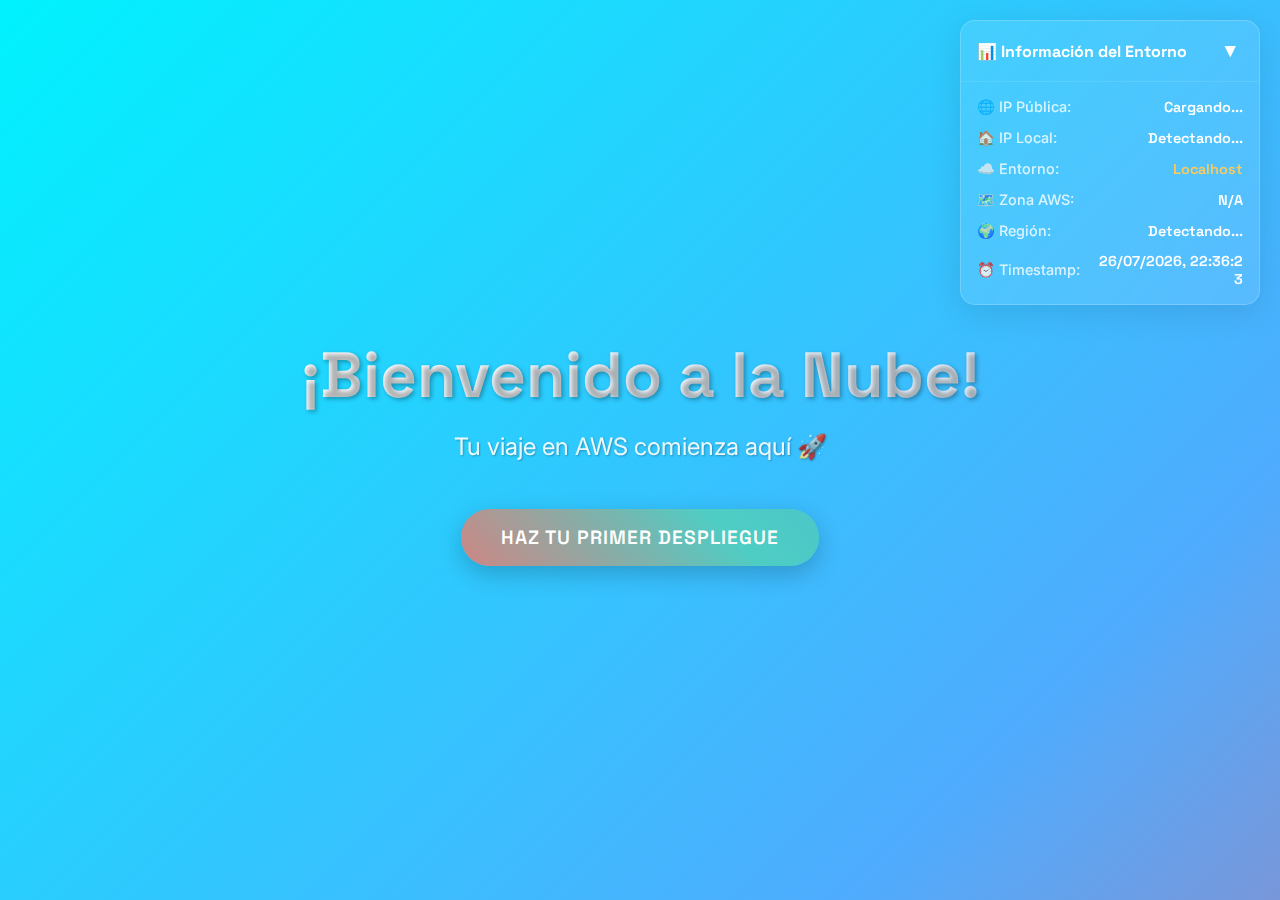
<file: basico/index.html>
<!DOCTYPE html>
<html lang="es">
<head>
    <!-- Configuración básica del documento -->
    <meta charset="UTF-8">
    <meta name="viewport" content="width=device-width, initial-scale=1.0">
    <title>¡Bienvenido a la Nube! - AWS Cloud Practitioner</title>
    
    <!-- Importar fuente moderna de Google Fonts -->
    <link rel="preconnect" href="https://fonts.googleapis.com">
    <link rel="preconnect" href="https://fonts.gstatic.com" crossorigin>
    <link href="https://fonts.googleapis.com/css2?family=Inter:wght@300;400;600;700&family=Space+Grotesk:wght@400;600;700&display=swap" rel="stylesheet">
    
    <!-- Enlace al archivo CSS -->
    <link rel="stylesheet" href="styles.css">
</head>
<body>
    <!-- Contenedor principal de la página -->
    <div class="container">
        <!-- Sección principal con el contenido -->
        <main class="hero-section">
            <!-- Título principal -->
            <h1 class="main-title">¡Bienvenido a la Nube!</h1>
            
            <!-- Subtítulo motivador -->
            <p class="subtitle">Tu viaje en AWS comienza aquí 🚀</p>
            
            <!-- Botón principal con efecto hover -->
            <button class="cta-button" id="deployButton">
                Haz tu primer despliegue
            </button>
        </main>
        
        <!-- Información de metadata del servidor -->
        <div class="metadata-panel" id="metadataPanel">
            <div class="metadata-header">
                <h3>📊 Información del Entorno</h3>
                <button class="toggle-metadata" id="toggleMetadata">▼</button>
            </div>
            <div class="metadata-content" id="metadataContent">
                <div class="metadata-item">
                    <span class="metadata-label">🌐 IP Pública:</span>
                    <span class="metadata-value" id="publicIP">Cargando...</span>
                </div>
                <div class="metadata-item">
                    <span class="metadata-label">🏠 IP Local:</span>
                    <span class="metadata-value" id="localIP">Detectando...</span>
                </div>
                <div class="metadata-item">
                    <span class="metadata-label">☁️ Entorno:</span>
                    <span class="metadata-value" id="environment">Analizando...</span>
                </div>
                <div class="metadata-item">
                    <span class="metadata-label">🗺️ Zona AWS:</span>
                    <span class="metadata-value" id="awsZone">N/A</span>
                </div>
                <div class="metadata-item">
                    <span class="metadata-label">🌍 Región:</span>
                    <span class="metadata-value" id="region">Detectando...</span>
                </div>
                <div class="metadata-item">
                    <span class="metadata-label">⏰ Timestamp:</span>
                    <span class="metadata-value" id="timestamp">--</span>
                </div>
            </div>
        </div>
        
        <!-- Contenedor para las partículas animadas -->
        <div class="particles-container" id="particlesContainer"></div>
        
        <!-- Guía de despliegue (inicialmente oculta) -->
        <div class="deployment-guide" id="deploymentGuide">
            <div class="guide-content">
                <button class="close-guide" id="closeGuide">×</button>
                <div class="guide-header">
                    <h2 id="guideTitle">🚀 Tu Primer Despliegue en AWS</h2>
                    <div class="deployment-status" id="deploymentStatus">
                        <span class="status-indicator" id="statusIndicator">📍</span>
                        <span class="status-text" id="statusText">Detectando entorno...</span>
                    </div>
                </div>
                
                <div class="guide-steps" id="guideSteps">
                    <!-- Los pasos se generarán dinámicamente con JavaScript -->
                </div>
                
                <div class="guide-footer">
                    <button class="guide-button secondary" id="copyCommand">📋 Copiar Comandos</button>
                    <button class="guide-button primary" id="nextStep">Siguiente Paso</button>
                </div>
            </div>
        </div>

        <!-- Mensaje de éxito para cuando ya está en AWS -->
        <div class="success-message" id="successMessage">
            <div class="message-content">
                <h2>🎉 ¡Increíble!</h2>
                <p id="successText">¡Tu aplicación ya está ejecutándose en AWS Cloud!</p>
                <p>Has completado tu primer despliegue exitosamente.</p>
                <div class="aws-badge">
                    <span class="aws-icon">☁️</span>
                    <span>AWS Cloud Practitioner</span>
                </div>
            </div>
        </div>
    </div>
    
    <!-- Enlace al archivo JavaScript -->
    <script src="script.js"></script>
</body>
</html>
</file>
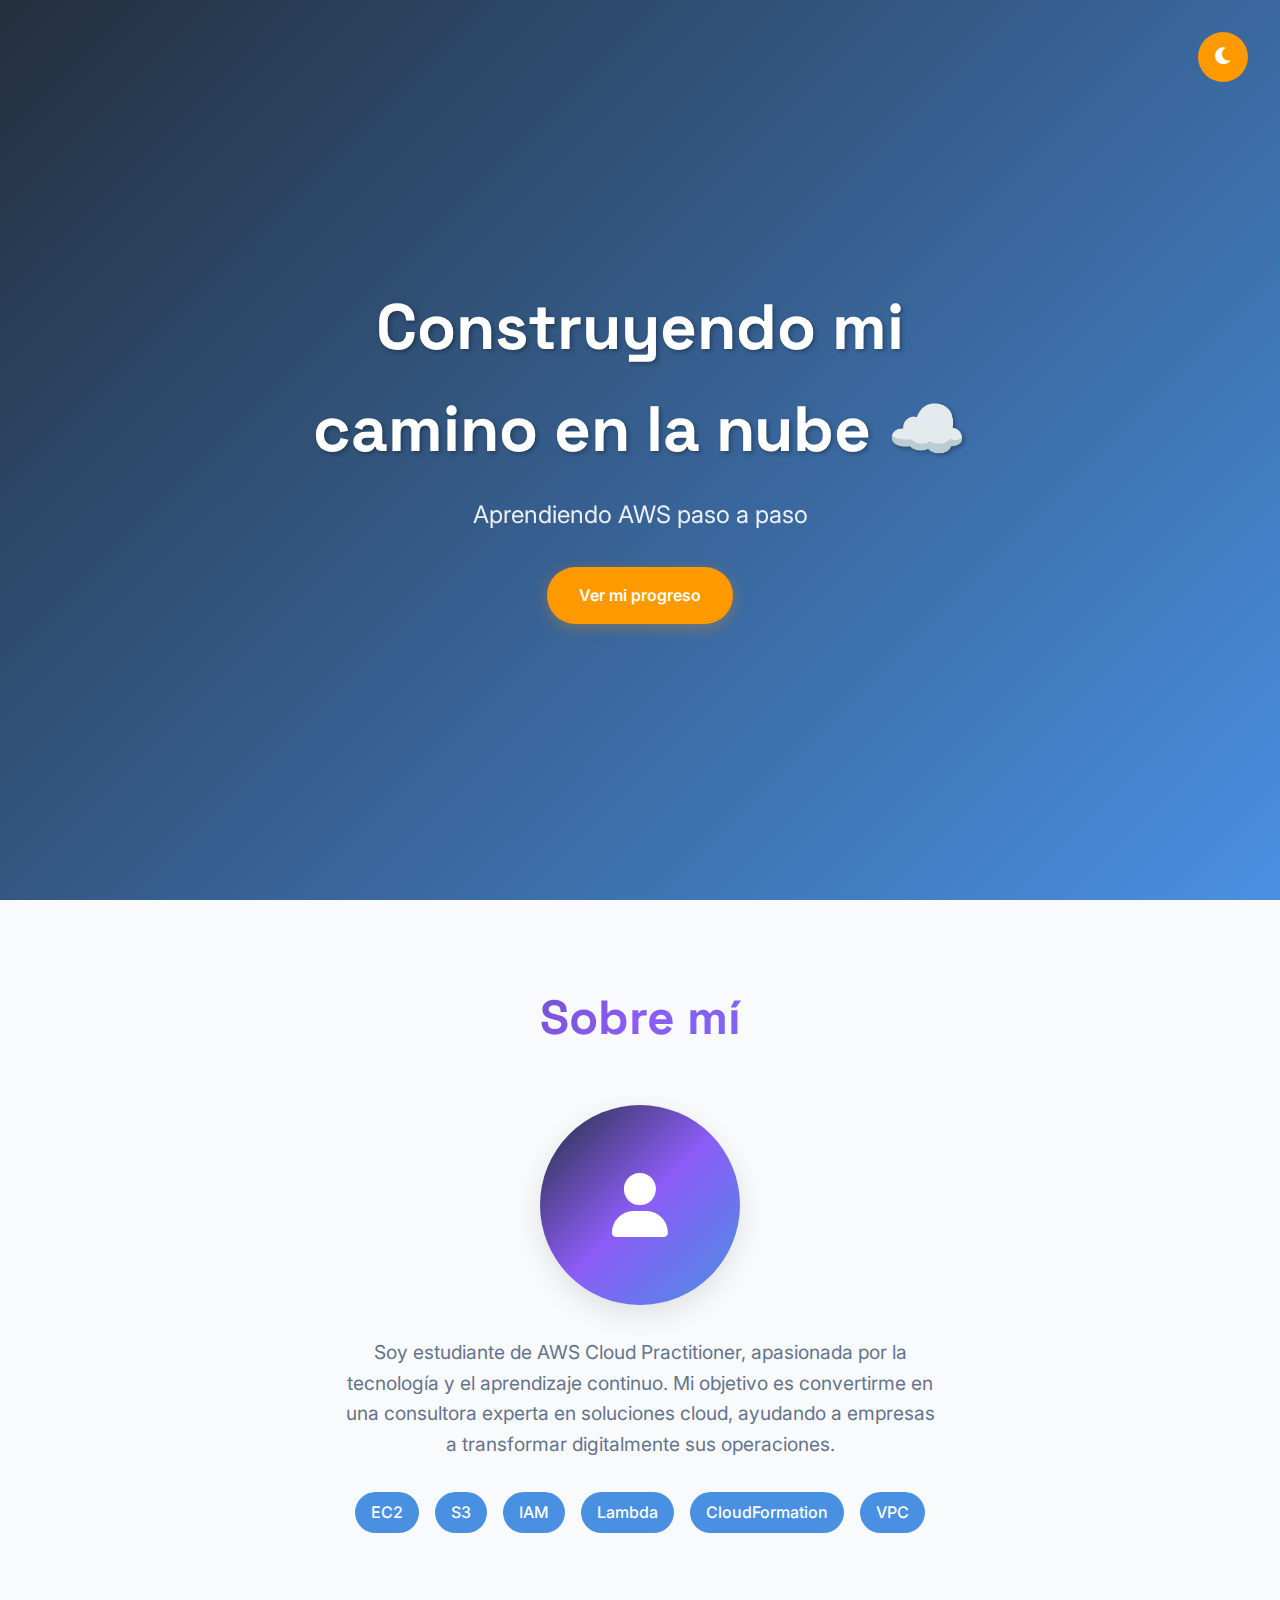
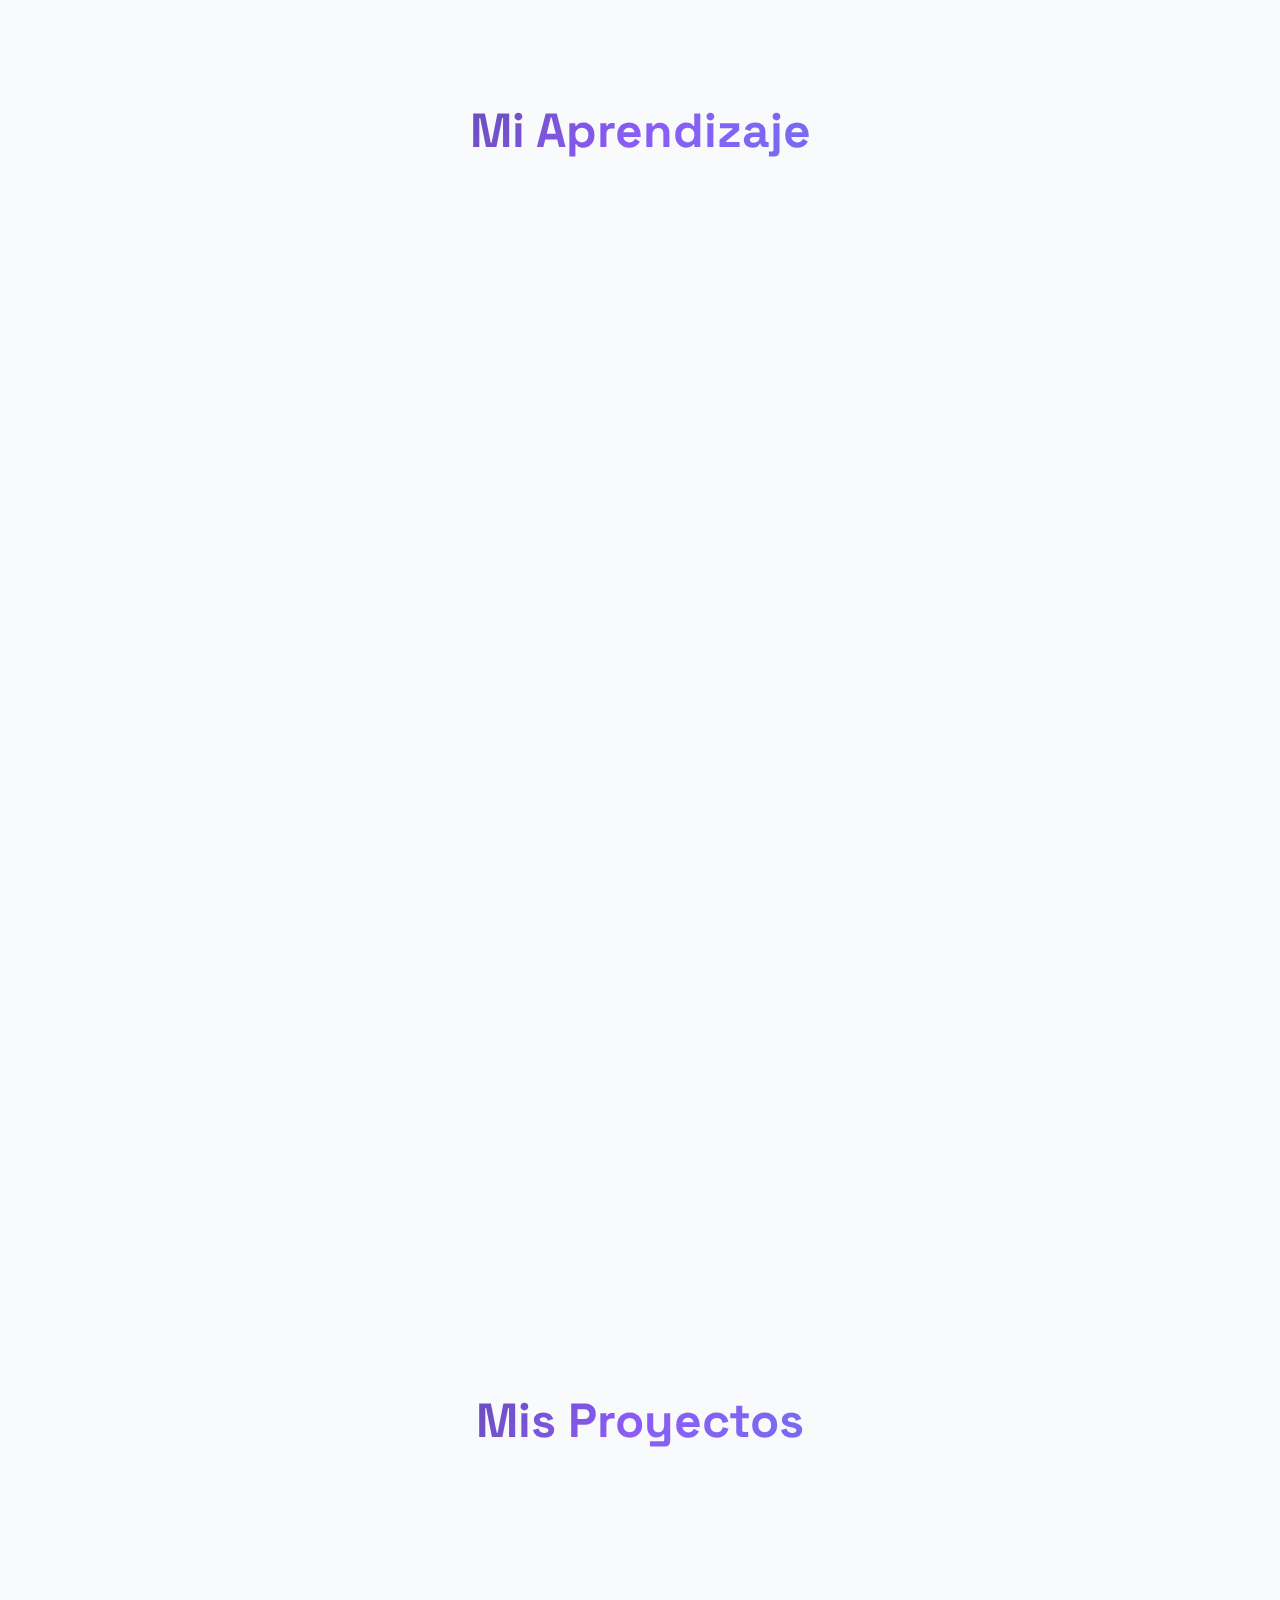
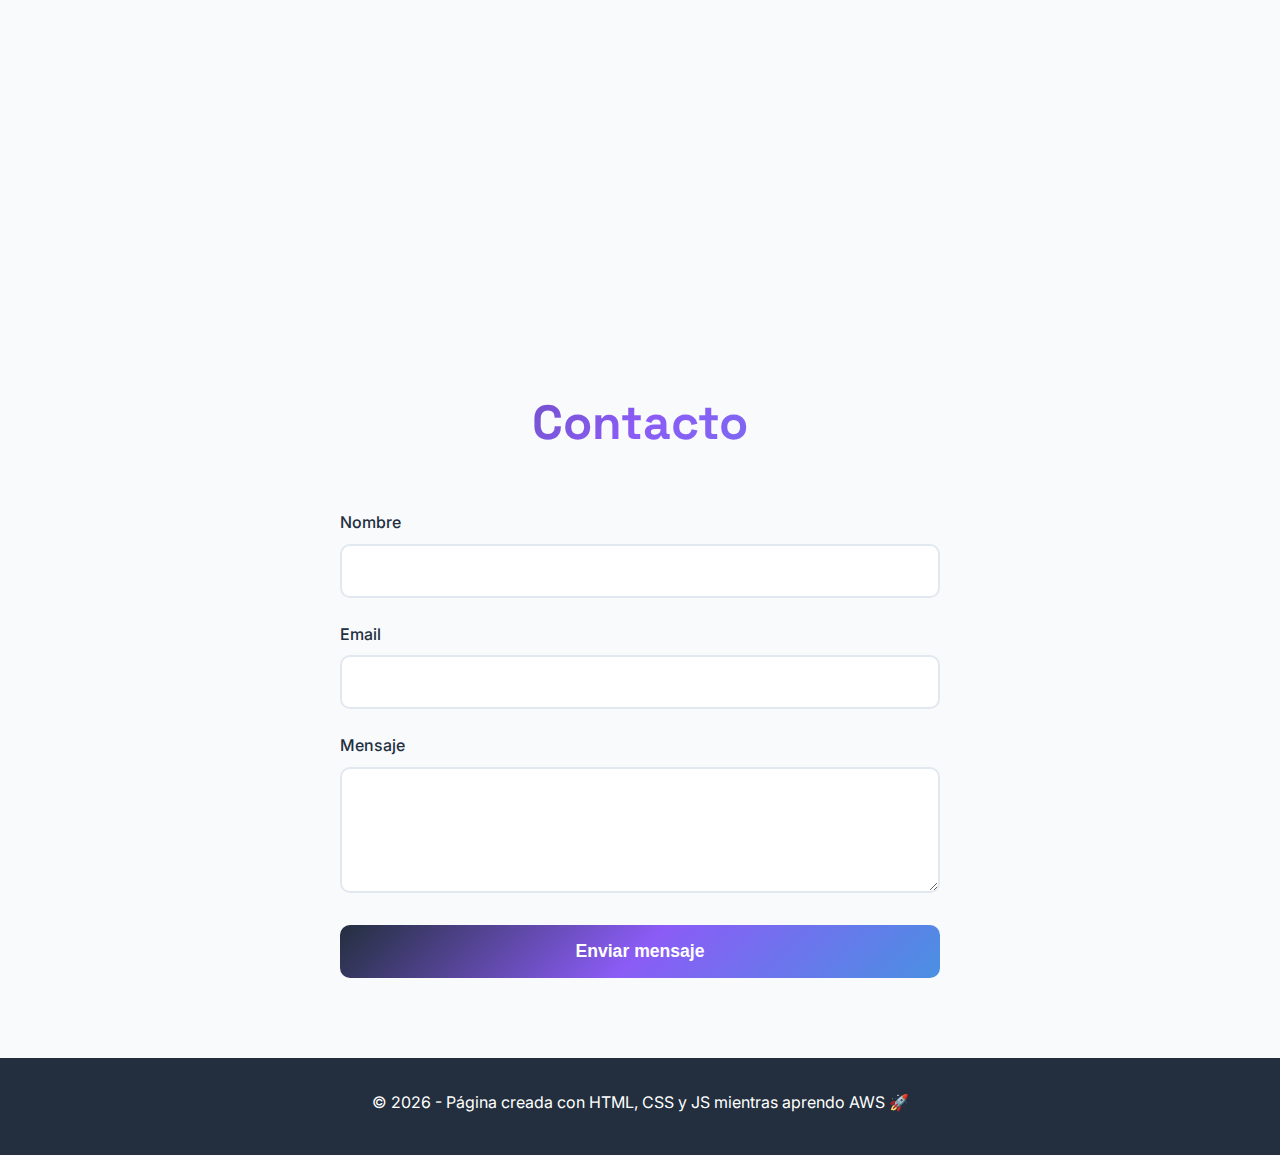
<file: porfolio/index.html>
<!DOCTYPE html>
<html lang="es">
<head>
    <meta charset="UTF-8">
    <meta name="viewport" content="width=device-width, initial-scale=1.0">
    <title>Mi Camino en la Nube AWS | Portfolio</title>
    <link href="https://fonts.googleapis.com/css2?family=Inter:wght@300;400;500;600;700&family=Space+Grotesk:wght@400;500;600;700&display=swap" rel="stylesheet">
    <link rel="stylesheet" href="https://cdnjs.cloudflare.com/ajax/libs/font-awesome/6.0.0/css/all.min.css">
    
    <style>
        /* Variables CSS para paleta AWS */
        :root {
            --aws-orange: #FF9900;
            --aws-blue: #232F3E;
            --aws-light-blue: #4A90E2;
            --aws-purple: #8B5CF6;
            --aws-dark: #161B22;
            --aws-light: #F8FAFC;
            --aws-gray: #64748B;
            --gradient-primary: linear-gradient(135deg, var(--aws-blue) 0%, var(--aws-purple) 50%, var(--aws-light-blue) 100%);
            --gradient-hero: linear-gradient(135deg, #232F3E 0%, #4A90E2 25%, #8B5CF6 50%, #FF9900 75%, #232F3E 100%);
        }

        /* Reset y base */
        * {
            margin: 0;
            padding: 0;
            box-sizing: border-box;
        }

        body {
            font-family: 'Inter', sans-serif;
            line-height: 1.6;
            color: var(--aws-dark);
            background: var(--aws-light);
            overflow-x: hidden;
        }

        .dark-mode {
            background: var(--aws-dark);
            color: var(--aws-light);
        }

        /* Scroll suave */
        html {
            scroll-behavior: smooth;
        }

        /* Hero Section */
        .hero {
            min-height: 100vh;
            background: var(--gradient-hero);
            background-size: 400% 400%;
            animation: gradientShift 8s ease infinite;
            display: flex;
            align-items: center;
            justify-content: center;
            text-align: center;
            color: white;
            position: relative;
            overflow: hidden;
        }

        @keyframes gradientShift {
            0% { background-position: 0% 50%; }
            50% { background-position: 100% 50%; }
            100% { background-position: 0% 50%; }
        }

        .hero-content {
            max-width: 800px;
            padding: 2rem;
            z-index: 2;
        }

        .hero h1 {
            font-family: 'Space Grotesk', sans-serif;
            font-size: clamp(2.5rem, 5vw, 4rem);
            font-weight: 700;
            margin-bottom: 1rem;
            text-shadow: 2px 2px 4px rgba(0,0,0,0.3);
        }

        .hero p {
            font-size: clamp(1.1rem, 2.5vw, 1.5rem);
            margin-bottom: 2rem;
            opacity: 0.9;
        }

        .cta-button {
            display: inline-block;
            padding: 1rem 2rem;
            background: var(--aws-orange);
            color: white;
            text-decoration: none;
            border-radius: 50px;
            font-weight: 600;
            transition: all 0.3s ease;
            box-shadow: 0 4px 15px rgba(255, 153, 0, 0.3);
        }

        .cta-button:hover {
            transform: translateY(-2px);
            box-shadow: 0 8px 25px rgba(255, 153, 0, 0.4);
        }

        /* Secciones generales */
        .section {
            padding: 5rem 2rem;
            max-width: 1200px;
            margin: 0 auto;
        }

        .section-title {
            font-family: 'Space Grotesk', sans-serif;
            font-size: clamp(2rem, 4vw, 3rem);
            text-align: center;
            margin-bottom: 3rem;
            background: var(--gradient-primary);
            -webkit-background-clip: text;
            -webkit-text-fill-color: transparent;
            background-clip: text;
        }

        /* Sobre mí */
        .about {
            text-align: center;
        }

        .profile-img {
            width: 200px;
            height: 200px;
            border-radius: 50%;
            margin: 0 auto 2rem;
            background: var(--gradient-primary);
            display: flex;
            align-items: center;
            justify-content: center;
            font-size: 4rem;
            color: white;
            box-shadow: 0 10px 30px rgba(0,0,0,0.1);
        }

        .about-text {
            font-size: 1.2rem;
            max-width: 600px;
            margin: 0 auto 2rem;
            color: var(--aws-gray);
        }

        .skills {
            display: flex;
            flex-wrap: wrap;
            justify-content: center;
            gap: 1rem;
            margin-top: 2rem;
        }

        .skill-badge {
            padding: 0.5rem 1rem;
            background: var(--aws-light-blue);
            color: white;
            border-radius: 25px;
            font-weight: 500;
            transition: transform 0.3s ease;
        }

        .skill-badge:hover {
            transform: scale(1.05);
        }

        /* Timeline de aprendizaje */
        .learning-timeline {
            max-width: 800px;
            margin: 0 auto;
        }

        .timeline-item {
            display: flex;
            align-items: center;
            margin-bottom: 2rem;
            padding: 1.5rem;
            background: white;
            border-radius: 15px;
            box-shadow: 0 5px 15px rgba(0,0,0,0.1);
            transition: transform 0.3s ease;
        }

        .timeline-item:hover {
            transform: translateY(-5px);
        }

        .timeline-icon {
            width: 60px;
            height: 60px;
            background: var(--gradient-primary);
            border-radius: 50%;
            display: flex;
            align-items: center;
            justify-content: center;
            color: white;
            font-size: 1.5rem;
            margin-right: 1.5rem;
            flex-shrink: 0;
        }

        .timeline-content h3 {
            color: var(--aws-blue);
            margin-bottom: 0.5rem;
        }

        /* Proyectos */
        .projects-grid {
            display: grid;
            grid-template-columns: repeat(auto-fit, minmax(300px, 1fr));
            gap: 2rem;
            margin-top: 2rem;
        }

        .project-card {
            background: white;
            border-radius: 15px;
            padding: 2rem;
            box-shadow: 0 5px 15px rgba(0,0,0,0.1);
            transition: all 0.3s ease;
        }

        .project-card:hover {
            transform: translateY(-10px);
            box-shadow: 0 15px 30px rgba(0,0,0,0.15);
        }

        .project-icon {
            width: 60px;
            height: 60px;
            background: var(--aws-orange);
            border-radius: 15px;
            display: flex;
            align-items: center;
            justify-content: center;
            color: white;
            font-size: 1.5rem;
            margin-bottom: 1rem;
        }

        .project-card h3 {
            color: var(--aws-blue);
            margin-bottom: 1rem;
        }

        .project-button {
            display: inline-block;
            padding: 0.5rem 1rem;
            background: var(--aws-light-blue);
            color: white;
            text-decoration: none;
            border-radius: 25px;
            font-size: 0.9rem;
            margin-top: 1rem;
            transition: all 0.3s ease;
        }

        .project-button:hover {
            background: var(--aws-purple);
        }

        /* Formulario de contacto */
        .contact-form {
            max-width: 600px;
            margin: 0 auto;
        }

        .form-group {
            margin-bottom: 1.5rem;
        }

        .form-group label {
            display: block;
            margin-bottom: 0.5rem;
            font-weight: 500;
            color: var(--aws-blue);
        }

        .form-group input,
        .form-group textarea {
            width: 100%;
            padding: 1rem;
            border: 2px solid #e2e8f0;
            border-radius: 10px;
            font-size: 1rem;
            transition: border-color 0.3s ease;
        }

        .form-group input:focus,
        .form-group textarea:focus {
            outline: none;
            border-color: var(--aws-light-blue);
        }

        .submit-button {
            width: 100%;
            padding: 1rem;
            background: var(--gradient-primary);
            color: white;
            border: none;
            border-radius: 10px;
            font-size: 1.1rem;
            font-weight: 600;
            cursor: pointer;
            transition: all 0.3s ease;
        }

        .submit-button:hover {
            transform: translateY(-2px);
            box-shadow: 0 5px 15px rgba(0,0,0,0.2);
        }

        /* Footer */
        .footer {
            background: var(--aws-blue);
            color: white;
            text-align: center;
            padding: 2rem;
        }

        /* Toggle modo oscuro */
        .theme-toggle {
            position: fixed;
            top: 2rem;
            right: 2rem;
            background: var(--aws-orange);
            color: white;
            border: none;
            border-radius: 50%;
            width: 50px;
            height: 50px;
            cursor: pointer;
            font-size: 1.2rem;
            transition: all 0.3s ease;
            z-index: 1000;
        }

        .theme-toggle:hover {
            transform: scale(1.1);
        }

        /* Mensaje de éxito */
        .success-message {
            position: fixed;
            top: 50%;
            left: 50%;
            transform: translate(-50%, -50%);
            background: var(--aws-orange);
            color: white;
            padding: 2rem;
            border-radius: 15px;
            text-align: center;
            box-shadow: 0 10px 30px rgba(0,0,0,0.3);
            z-index: 1001;
            opacity: 0;
            visibility: hidden;
            transition: all 0.3s ease;
        }

        .success-message.show {
            opacity: 1;
            visibility: visible;
        }

        /* Responsive */
        @media (max-width: 768px) {
            .timeline-item {
                flex-direction: column;
                text-align: center;
            }
            
            .timeline-icon {
                margin-right: 0;
                margin-bottom: 1rem;
            }
            
            .skills {
                justify-content: center;
            }
        }
    </style>
</head>
<body>
    <!-- Toggle modo oscuro -->
    <button class="theme-toggle" onclick="toggleTheme()">
        <i class="fas fa-moon"></i>
    </button>

    <!-- Hero Section -->
    <section class="hero">
        <div class="hero-content">
            <h1>Construyendo mi camino en la nube ☁️</h1>
            <p>Aprendiendo AWS paso a paso</p>
            <a href="#learning" class="cta-button">Ver mi progreso</a>
        </div>
    </section>

    <!-- Sobre mí -->
    <section class="section about">
        <h2 class="section-title">Sobre mí</h2>
        <div class="profile-img">
            <i class="fas fa-user"></i>
        </div>
        <p class="about-text">
            Soy estudiante de AWS Cloud Practitioner, apasionada por la tecnología y el aprendizaje continuo. 
            Mi objetivo es convertirme en una consultora experta en soluciones cloud, ayudando a empresas 
            a transformar digitalmente sus operaciones.
        </p>
        <div class="skills">
            <span class="skill-badge">EC2</span>
            <span class="skill-badge">S3</span>
            <span class="skill-badge">IAM</span>
            <span class="skill-badge">Lambda</span>
            <span class="skill-badge">CloudFormation</span>
            <span class="skill-badge">VPC</span>
        </div>
    </section>

    <!-- Mi Aprendizaje -->
    <section id="learning" class="section">
        <h2 class="section-title">Mi Aprendizaje</h2>
        <div class="learning-timeline">
            <div class="timeline-item">
                <div class="timeline-icon">
                    <i class="fas fa-cloud"></i>
                </div>
                <div class="timeline-content">
                    <h3>Fundamentos Cloud</h3>
                    <p>Conceptos básicos de computación en la nube, modelos de servicio y despliegue.</p>
                </div>
            </div>
            
            <div class="timeline-item">
                <div class="timeline-icon">
                    <i class="fas fa-shield-alt"></i>
                </div>
                <div class="timeline-content">
                    <h3>Seguridad</h3>
                    <p>IAM, políticas de seguridad, cifrado y mejores prácticas de protección.</p>
                </div>
            </div>
            
            <div class="timeline-item">
                <div class="timeline-icon">
                    <i class="fas fa-server"></i>
                </div>
                <div class="timeline-content">
                    <h3>Compute</h3>
                    <p>EC2, Lambda, contenedores y servicios de cómputo escalables.</p>
                </div>
            </div>
            
            <div class="timeline-item">
                <div class="timeline-icon">
                    <i class="fas fa-database"></i>
                </div>
                <div class="timeline-content">
                    <h3>Storage</h3>
                    <p>S3, EBS, EFS y soluciones de almacenamiento distribuido.</p>
                </div>
            </div>
            
            <div class="timeline-item">
                <div class="timeline-icon">
                    <i class="fas fa-network-wired"></i>
                </div>
                <div class="timeline-content">
                    <h3>Redes</h3>
                    <p>VPC, subnets, gateways y configuración de redes seguras.</p>
                </div>
            </div>
            
            <div class="timeline-item">
                <div class="timeline-icon">
                    <i class="fas fa-chart-line"></i>
                </div>
                <div class="timeline-content">
                    <h3>Observabilidad</h3>
                    <p>CloudWatch, CloudTrail, monitoreo y análisis de rendimiento.</p>
                </div>
            </div>
            
            <div class="timeline-item" style="background: var(--gradient-primary); color: white;">
                <div class="timeline-icon" style="background: var(--aws-orange);">
                    <i class="fas fa-certificate"></i>
                </div>
                <div class="timeline-content">
                    <h3 style="color: white;">AWS Cloud Practitioner</h3>
                    <p>Certificación en progreso - ¡Próximamente!</p>
                </div>
            </div>
        </div>
    </section>

    <!-- Proyectos -->
    <section class="section">
        <h2 class="section-title">Mis Proyectos</h2>
        <div class="projects-grid">
            <div class="project-card">
                <div class="project-icon">
                    <i class="fas fa-globe"></i>
                </div>
                <h3>Hosting Estático en S3</h3>
                <p>Página web personal desplegada en Amazon S3 con CloudFront para distribución global y certificado SSL.</p>
                <a href="#" class="project-button">Ver más</a>
            </div>
            
            <div class="project-card">
                <div class="project-icon">
                    <i class="fas fa-bolt"></i>
                </div>
                <h3>API con Lambda</h3>
                <p>API REST serverless usando AWS Lambda y API Gateway para procesar formularios de contacto.</p>
                <a href="#" class="project-button">Ver más</a>
            </div>
            
            <div class="project-card">
                <div class="project-icon">
                    <i class="fas fa-images"></i>
                </div>
                <h3>Galería de Imágenes</h3>
                <p>Aplicación web para subir y gestionar imágenes usando S3, Lambda y DynamoDB.</p>
                <a href="#" class="project-button">Ver más</a>
            </div>
        </div>
    </section>

    <!-- Contacto -->
    <section class="section">
        <h2 class="section-title">Contacto</h2>
        <form class="contact-form" onsubmit="handleSubmit(event)">
            <div class="form-group">
                <label for="name">Nombre</label>
                <input type="text" id="name" name="name" required>
            </div>
            
            <div class="form-group">
                <label for="email">Email</label>
                <input type="email" id="email" name="email" required>
            </div>
            
            <div class="form-group">
                <label for="message">Mensaje</label>
                <textarea id="message" name="message" rows="5" required></textarea>
            </div>
            
            <button type="submit" class="submit-button">Enviar mensaje</button>
        </form>
    </section>

    <!-- Footer -->
    <footer class="footer">
        <p>&copy; <span id="current-year"></span> - Página creada con HTML, CSS y JS mientras aprendo AWS 🚀</p>
        <p style="margin-top: 0.5rem; opacity: 0.8;">
            <!-- Despliegue: Sube este archivo a un bucket S3 con hosting estático habilitado -->
            <!-- O despliega en GitHub Pages para empezar gratis -->
        </p>
    </footer>

    <!-- Mensaje de éxito -->
    <div class="success-message" id="successMessage">
        <h3>¡Gracias por tu mensaje! 🎉</h3>
        <p>Me pondré en contacto contigo pronto.</p>
    </div>

    <script>
        // Año actual dinámico
        document.getElementById('current-year').textContent = new Date().getFullYear();

        // Toggle modo oscuro
        function toggleTheme() {
            document.body.classList.toggle('dark-mode');
            const icon = document.querySelector('.theme-toggle i');
            if (document.body.classList.contains('dark-mode')) {
                icon.className = 'fas fa-sun';
                localStorage.setItem('theme', 'dark');
            } else {
                icon.className = 'fas fa-moon';
                localStorage.setItem('theme', 'light');
            }
        }

        // Cargar tema guardado
        window.addEventListener('load', () => {
            const savedTheme = localStorage.getItem('theme');
            if (savedTheme === 'dark') {
                document.body.classList.add('dark-mode');
                document.querySelector('.theme-toggle i').className = 'fas fa-sun';
            }
        });

        // Scroll suave para botones
        document.querySelectorAll('a[href^="#"]').forEach(anchor => {
            anchor.addEventListener('click', function (e) {
                e.preventDefault();
                const target = document.querySelector(this.getAttribute('href'));
                if (target) {
                    target.scrollIntoView({
                        behavior: 'smooth',
                        block: 'start'
                    });
                }
            });
        });

        // Manejo del formulario
        function handleSubmit(event) {
            event.preventDefault();
            
            // Validación básica
            const name = document.getElementById('name').value.trim();
            const email = document.getElementById('email').value.trim();
            const message = document.getElementById('message').value.trim();
            
            if (!name || !email || !message) {
                alert('Por favor, completa todos los campos.');
                return;
            }
            
            // Simular envío (aquí conectarías con AWS SES o API Gateway)
            showSuccessMessage();
            
            // Limpiar formulario
            document.querySelector('.contact-form').reset();
        }

        // Mostrar mensaje de éxito con confeti
        function showSuccessMessage() {
            const successMsg = document.getElementById('successMessage');
            successMsg.classList.add('show');
            
            // Crear confeti
            createConfetti();
            
            // Ocultar mensaje después de 3 segundos
            setTimeout(() => {
                successMsg.classList.remove('show');
            }, 3000);
        }

        // Animación de confeti simple
        function createConfetti() {
            const colors = ['#FF9900', '#4A90E2', '#8B5CF6', '#232F3E'];
            
            for (let i = 0; i < 50; i++) {
                const confetti = document.createElement('div');
                confetti.style.position = 'fixed';
                confetti.style.width = '10px';
                confetti.style.height = '10px';
                confetti.style.backgroundColor = colors[Math.floor(Math.random() * colors.length)];
                confetti.style.left = Math.random() * 100 + 'vw';
                confetti.style.top = '-10px';
                confetti.style.zIndex = '9999';
                confetti.style.borderRadius = '50%';
                confetti.style.pointerEvents = 'none';
                
                document.body.appendChild(confetti);
                
                // Animación de caída
                const fallDuration = Math.random() * 3 + 2;
                confetti.animate([
                    { transform: 'translateY(-10px) rotate(0deg)', opacity: 1 },
                    { transform: `translateY(100vh) rotate(360deg)`, opacity: 0 }
                ], {
                    duration: fallDuration * 1000,
                    easing: 'cubic-bezier(0.25, 0.46, 0.45, 0.94)'
                });
                
                // Eliminar elemento después de la animación
                setTimeout(() => {
                    if (confetti.parentNode) {
                        confetti.parentNode.removeChild(confetti);
                    }
                }, fallDuration * 1000);
            }
        }

        // Animaciones al hacer scroll (Intersection Observer)
        const observerOptions = {
            threshold: 0.1,
            rootMargin: '0px 0px -50px 0px'
        };

        const observer = new IntersectionObserver((entries) => {
            entries.forEach(entry => {
                if (entry.isIntersecting) {
                    entry.target.style.opacity = '1';
                    entry.target.style.transform = 'translateY(0)';
                }
            });
        }, observerOptions);

        // Observar elementos para animaciones
        window.addEventListener('load', () => {
            const animatedElements = document.querySelectorAll('.timeline-item, .project-card');
            animatedElements.forEach(el => {
                el.style.opacity = '0';
                el.style.transform = 'translateY(30px)';
                el.style.transition = 'all 0.6s ease';
                observer.observe(el);
            });
        });

        /* 
        INSTRUCCIONES DE DESPLIEGUE:
        
        1. AWS S3 Static Hosting:
           - Crea un bucket S3 con nombre único
           - Habilita "Static website hosting"
           - Sube este archivo como index.html
           - Configura permisos públicos de lectura
           - Opcional: Configura CloudFront para HTTPS
        
        2. GitHub Pages:
           - Crea un repositorio en GitHub
           - Sube este archivo como index.html
           - Ve a Settings > Pages
           - Selecciona la rama main como source
        
        3. Netlify/Vercel:
           - Arrastra y suelta este archivo en su interfaz
           - Despliegue automático en segundos
        */
    </script>
</body>
</html>
</file>
<file: basico/styles.css>
/* Reset básico y configuración global */
* {
    margin: 0;
    padding: 0;
    box-sizing: border-box;
}

/* Configuración del body con gradiente animado */
body {
    font-family: 'Inter', sans-serif;
    height: 100vh;
    overflow: hidden;
    /* Gradiente animado de fondo */
    background: linear-gradient(-45deg, #667eea, #764ba2, #f093fb, #f5576c, #4facfe, #00f2fe);
    background-size: 400% 400%;
    animation: gradientShift 15s ease infinite;
    color: white;
    position: relative;
}

/* Animación del gradiente de fondo */
@keyframes gradientShift {
    0% {
        background-position: 0% 50%;
    }
    50% {
        background-position: 100% 50%;
    }
    100% {
        background-position: 0% 50%;
    }
}

/* Contenedor principal */
.container {
    height: 100vh;
    display: flex;
    align-items: center;
    justify-content: center;
    position: relative;
    z-index: 1;
}

/* Sección hero principal */
.hero-section {
    text-align: center;
    max-width: 800px;
    padding: 2rem;
    animation: fadeInUp 1s ease-out;
}

/* Animación de entrada */
@keyframes fadeInUp {
    from {
        opacity: 0;
        transform: translateY(30px);
    }
    to {
        opacity: 1;
        transform: translateY(0);
    }
}

/* Título principal */
.main-title {
    font-family: 'Space Grotesk', sans-serif;
    font-size: 4rem;
    font-weight: 700;
    margin-bottom: 1rem;
    text-shadow: 2px 2px 4px rgba(0, 0, 0, 0.3);
    /* Efecto de brillo en el texto */
    background: linear-gradient(45deg, #ffffff, #f0f8ff, #e6f3ff);
    background-clip: text;
    -webkit-background-clip: text;
    -webkit-text-fill-color: transparent;
    animation: titleGlow 2s ease-in-out infinite alternate;
}

/* Animación de brillo del título */
@keyframes titleGlow {
    from {
        text-shadow: 2px 2px 4px rgba(0, 0, 0, 0.3);
    }
    to {
        text-shadow: 2px 2px 20px rgba(255, 255, 255, 0.5);
    }
}

/* Subtítulo */
.subtitle {
    font-size: 1.5rem;
    font-weight: 400;
    margin-bottom: 3rem;
    opacity: 0.9;
    text-shadow: 1px 1px 2px rgba(0, 0, 0, 0.3);
    animation: fadeInUp 1s ease-out 0.3s both;
}

/* Botón principal */
.cta-button {
    font-family: 'Space Grotesk', sans-serif;
    font-size: 1.2rem;
    font-weight: 600;
    padding: 1rem 2.5rem;
    border: none;
    border-radius: 50px;
    background: linear-gradient(45deg, #ff6b6b, #4ecdc4, #45b7d1, #96ceb4);
    background-size: 300% 300%;
    color: white;
    cursor: pointer;
    transition: all 0.3s ease;
    text-transform: uppercase;
    letter-spacing: 1px;
    box-shadow: 0 8px 25px rgba(0, 0, 0, 0.2);
    position: relative;
    overflow: hidden;
    animation: fadeInUp 1s ease-out 0.6s both;
}

/* Efecto hover del botón */
.cta-button:hover {
    transform: translateY(-3px) scale(1.05);
    box-shadow: 0 15px 35px rgba(0, 0, 0, 0.3);
    background-position: 100% 0;
    animation: buttonPulse 1.5s ease-in-out infinite;
}

/* Animación de pulso del botón */
@keyframes buttonPulse {
    0%, 100% {
        box-shadow: 0 15px 35px rgba(0, 0, 0, 0.3);
    }
    50% {
        box-shadow: 0 15px 35px rgba(255, 255, 255, 0.4);
    }
}

/* Efecto activo del botón */
.cta-button:active {
    transform: translateY(-1px) scale(1.02);
}

/* Contenedor de partículas */
.particles-container {
    position: fixed;
    top: 0;
    left: 0;
    width: 100%;
    height: 100%;
    pointer-events: none;
    z-index: 2;
}

/* Estilos para las partículas individuales */
.particle {
    position: absolute;
    width: 8px;
    height: 8px;
    background: radial-gradient(circle, #ffffff, #f0f8ff);
    border-radius: 50%;
    pointer-events: none;
    animation: particleFloat 3s ease-out forwards;
    box-shadow: 0 0 10px rgba(255, 255, 255, 0.8);
}

/* Animación de las partículas */
@keyframes particleFloat {
    0% {
        opacity: 1;
        transform: translateY(0) scale(0);
    }
    10% {
        transform: translateY(-20px) scale(1);
    }
    100% {
        opacity: 0;
        transform: translateY(-200px) scale(0.5);
    }
}

/* Guía de despliegue */
.deployment-guide {
    position: fixed;
    top: 0;
    left: 0;
    width: 100%;
    height: 100%;
    background: rgba(0, 0, 0, 0.8);
    backdrop-filter: blur(10px);
    z-index: 1000;
    display: flex;
    align-items: center;
    justify-content: center;
    opacity: 0;
    visibility: hidden;
    transition: all 0.3s ease;
}

.deployment-guide.show {
    opacity: 1;
    visibility: visible;
}

.guide-content {
    background: linear-gradient(135deg, rgba(255, 255, 255, 0.95), rgba(240, 248, 255, 0.9));
    border-radius: 20px;
    padding: 2rem;
    max-width: 600px;
    max-height: 80vh;
    overflow-y: auto;
    position: relative;
    box-shadow: 0 25px 80px rgba(0, 0, 0, 0.3);
    border: 2px solid rgba(255, 255, 255, 0.3);
    color: #333;
}

.close-guide {
    position: absolute;
    top: 1rem;
    right: 1rem;
    background: none;
    border: none;
    font-size: 2rem;
    color: #666;
    cursor: pointer;
    width: 40px;
    height: 40px;
    border-radius: 50%;
    display: flex;
    align-items: center;
    justify-content: center;
    transition: all 0.3s ease;
}

.close-guide:hover {
    background: rgba(255, 0, 0, 0.1);
    color: #ff4757;
}

.guide-header {
    margin-bottom: 2rem;
    text-align: center;
}

.guide-header h2 {
    font-family: 'Space Grotesk', sans-serif;
    font-size: 1.8rem;
    margin-bottom: 1rem;
    color: #2c3e50;
}

.deployment-status {
    display: flex;
    align-items: center;
    justify-content: center;
    gap: 0.5rem;
    padding: 0.8rem 1.5rem;
    border-radius: 25px;
    font-weight: 600;
    font-size: 0.9rem;
}

.deployment-status.localhost {
    background: linear-gradient(45deg, #feca57, #ff9ff3);
    color: #2c3e50;
}

.deployment-status.cloud {
    background: linear-gradient(45deg, #48cae4, #4facfe);
    color: white;
}

.deployment-status.aws {
    background: linear-gradient(45deg, #ff9500, #ff6b6b);
    color: white;
}

.status-indicator {
    font-size: 1.2rem;
}

.guide-steps {
    margin-bottom: 2rem;
}

.step {
    margin-bottom: 1.5rem;
    padding: 1.5rem;
    border-radius: 15px;
    border-left: 4px solid #4facfe;
    background: rgba(79, 172, 254, 0.05);
    transition: all 0.3s ease;
}

.step.active {
    background: rgba(79, 172, 254, 0.1);
    border-left-color: #ff6b6b;
    transform: translateX(5px);
}

.step.completed {
    background: rgba(76, 175, 80, 0.1);
    border-left-color: #4caf50;
}

.step-number {
    display: inline-block;
    width: 30px;
    height: 30px;
    border-radius: 50%;
    background: #4facfe;
    color: white;
    text-align: center;
    line-height: 30px;
    font-weight: bold;
    margin-right: 1rem;
    font-size: 0.9rem;
}

.step.completed .step-number {
    background: #4caf50;
}

.step.active .step-number {
    background: #ff6b6b;
    animation: pulse 2s infinite;
}

@keyframes pulse {
    0%, 100% { transform: scale(1); }
    50% { transform: scale(1.1); }
}

.step-title {
    font-family: 'Space Grotesk', sans-serif;
    font-size: 1.1rem;
    font-weight: 600;
    margin-bottom: 0.5rem;
    color: #2c3e50;
}

.step-description {
    color: #555;
    line-height: 1.6;
    margin-bottom: 1rem;
}

.code-block {
    background: #2c3e50;
    color: #ecf0f1;
    padding: 1rem;
    border-radius: 8px;
    font-family: 'Courier New', monospace;
    font-size: 0.9rem;
    overflow-x: auto;
    margin: 0.5rem 0;
    position: relative;
}

.code-block::before {
    content: '$ ';
    color: #4facfe;
    font-weight: bold;
}

.guide-footer {
    display: flex;
    gap: 1rem;
    justify-content: flex-end;
    border-top: 1px solid rgba(0, 0, 0, 0.1);
    padding-top: 1.5rem;
}

.guide-button {
    padding: 0.8rem 1.5rem;
    border: none;
    border-radius: 25px;
    cursor: pointer;
    font-weight: 600;
    transition: all 0.3s ease;
    font-family: 'Space Grotesk', sans-serif;
    z-index: 1000;
    position: relative;
    margin: 0.5rem;
}

.guide-button.primary {
    background: linear-gradient(45deg, #4facfe, #00f2fe);
    color: white;
    box-shadow: 0 4px 8px rgba(79, 172, 254, 0.3);
}

.guide-button.primary:hover {
    transform: translateY(-2px);
    box-shadow: 0 8px 25px rgba(79, 172, 254, 0.3);
}

.guide-button.secondary {
    background: rgba(79, 172, 254, 0.1);
    color: #4facfe;
    border: 2px solid #4facfe;
}

.guide-button.secondary:hover {
    background: #4facfe;
    color: white;
}

/* Mensaje de éxito */
.success-message {
    position: fixed;
    top: 50%;
    left: 50%;
    transform: translate(-50%, -50%) scale(0);
    background: rgba(255, 255, 255, 0.95);
    color: #333;
    padding: 2rem;
    border-radius: 20px;
    text-align: center;
    box-shadow: 0 20px 60px rgba(0, 0, 0, 0.3);
    z-index: 10;
    transition: all 0.5s cubic-bezier(0.68, -0.55, 0.265, 1.55);
    backdrop-filter: blur(10px);
    border: 2px solid rgba(255, 255, 255, 0.3);
}

/* Mensaje de éxito visible */
.success-message.show {
    transform: translate(-50%, -50%) scale(1);
}

/* Contenido del mensaje */
.message-content h2 {
    font-family: 'Space Grotesk', sans-serif;
    font-size: 2rem;
    margin-bottom: 1rem;
    color: #4facfe;
}

.message-content p {
    font-size: 1.1rem;
    margin-bottom: 0.5rem;
    color: #555;
}

.aws-badge {
    display: inline-flex;
    align-items: center;
    gap: 0.5rem;
    background: linear-gradient(45deg, #ff9500, #ff6b6b);
    color: white;
    padding: 0.5rem 1rem;
    border-radius: 25px;
    font-weight: 600;
    margin-top: 1rem;
}

.aws-icon {
    font-size: 1.2rem;
}

/* Diseño responsive para tablets */
@media (max-width: 768px) {
    .main-title {
        font-size: 3rem;
    }
    
    .subtitle {
        font-size: 1.2rem;
        margin-bottom: 2rem;
    }
    
    .cta-button {
        font-size: 1rem;
        padding: 0.8rem 2rem;
    }
    
    .hero-section {
        padding: 1.5rem;
    }
    
    .message-content h2 {
        font-size: 1.5rem;
    }
    
    .success-message {
        padding: 1.5rem;
        margin: 0 1rem;
    }
    
    .metadata-panel {
        top: 10px;
        right: 10px;
        min-width: 280px;
    }
    
    .metadata-item {
        font-size: 0.8rem;
    }
    
    .metadata-value {
        max-width: 120px;
    }
    
    .guide-content {
        margin: 1rem;
        max-width: calc(100% - 2rem);
        padding: 1.5rem;
    }
    
    .guide-header h2 {
        font-size: 1.5rem;
    }
    
    .guide-footer {
        flex-direction: column;
    }
    
    .guide-button {
        width: 100%;
    }
}

/* Diseño responsive para móviles */
@media (max-width: 480px) {
    .main-title {
        font-size: 2.5rem;
    }
    
    .subtitle {
        font-size: 1rem;
        margin-bottom: 2rem;
    }
    
    .cta-button {
        font-size: 0.9rem;
        padding: 0.7rem 1.5rem;
    }
    
    .hero-section {
        padding: 1rem;
    }
    
    .message-content h2 {
        font-size: 1.3rem;
    }
    
    .message-content p {
        font-size: 1rem;
    }
    
    .success-message {
        padding: 1rem;
        margin: 0 0.5rem;
    }
    
    .metadata-panel {
        top: 5px;
        right: 5px;
        left: 5px;
        min-width: auto;
        width: calc(100% - 10px);
    }
    
    .metadata-item {
        font-size: 0.75rem;
        flex-direction: column;
        align-items: flex-start;
        gap: 0.2rem;
    }
    
    .metadata-value {
        max-width: 100%;
        text-align: left;
    }
    
    .metadata-header h3 {
        font-size: 0.9rem;
    }
    
    .guide-content {
        margin: 0.5rem;
        max-width: calc(100% - 1rem);
        padding: 1rem;
        max-height: 90vh;
    }
    
    .guide-header h2 {
        font-size: 1.3rem;
    }
    
    .step {
        padding: 1rem;
    }
    
    .step-title {
        font-size: 1rem;
    }
    
    .code-block {
        font-size: 0.8rem;
        padding: 0.8rem;
    }
}

/* Panel de metadata */
.metadata-panel {
    position: fixed;
    top: 20px;
    right: 20px;
    background: rgba(255, 255, 255, 0.1);
    backdrop-filter: blur(10px);
    border-radius: 15px;
    border: 1px solid rgba(255, 255, 255, 0.2);
    min-width: 300px;
    z-index: 100;
    transition: all 0.3s ease;
    box-shadow: 0 8px 32px rgba(0, 0, 0, 0.1);
}

.metadata-header {
    display: flex;
    justify-content: space-between;
    align-items: center;
    padding: 1rem;
    border-bottom: 1px solid rgba(255, 255, 255, 0.1);
}

.metadata-header h3 {
    font-family: 'Space Grotesk', sans-serif;
    font-size: 1rem;
    margin: 0;
    color: white;
}

.toggle-metadata {
    background: none;
    border: none;
    color: white;
    font-size: 1.2rem;
    cursor: pointer;
    transition: transform 0.3s ease;
    padding: 0.2rem;
    border-radius: 50%;
}

.toggle-metadata:hover {
    background: rgba(255, 255, 255, 0.1);
}

.toggle-metadata.collapsed {
    transform: rotate(-90deg);
}

.metadata-content {
    padding: 1rem;
    max-height: 300px;
    overflow: hidden;
    transition: all 0.3s ease;
}

.metadata-content.collapsed {
    max-height: 0;
    padding: 0 1rem;
}

.metadata-item {
    display: flex;
    justify-content: space-between;
    align-items: center;
    margin-bottom: 0.8rem;
    font-size: 0.9rem;
}

.metadata-item:last-child {
    margin-bottom: 0;
}

.metadata-label {
    color: rgba(255, 255, 255, 0.8);
    font-weight: 500;
}

.metadata-value {
    color: white;
    font-weight: 600;
    font-family: 'Space Grotesk', sans-serif;
    text-align: right;
    max-width: 150px;
    word-break: break-all;
}

/* Estilos específicos para diferentes tipos de entorno */
.environment-localhost {
    color: #feca57 !important;
}

.environment-cloud {
    color: #48cae4 !important;
}

.environment-aws {
    color: #ff9500 !important;
}

/* Efectos adicionales para mejorar la experiencia */
.cta-button::before {
    content: '';
    position: absolute;
    top: 0;
    left: -100%;
    width: 100%;
    height: 100%;
    background: linear-gradient(90deg, transparent, rgba(255, 255, 255, 0.2), transparent);
    transition: left 0.5s;
}

.cta-button:hover::before {
    left: 100%;
}
</file>
